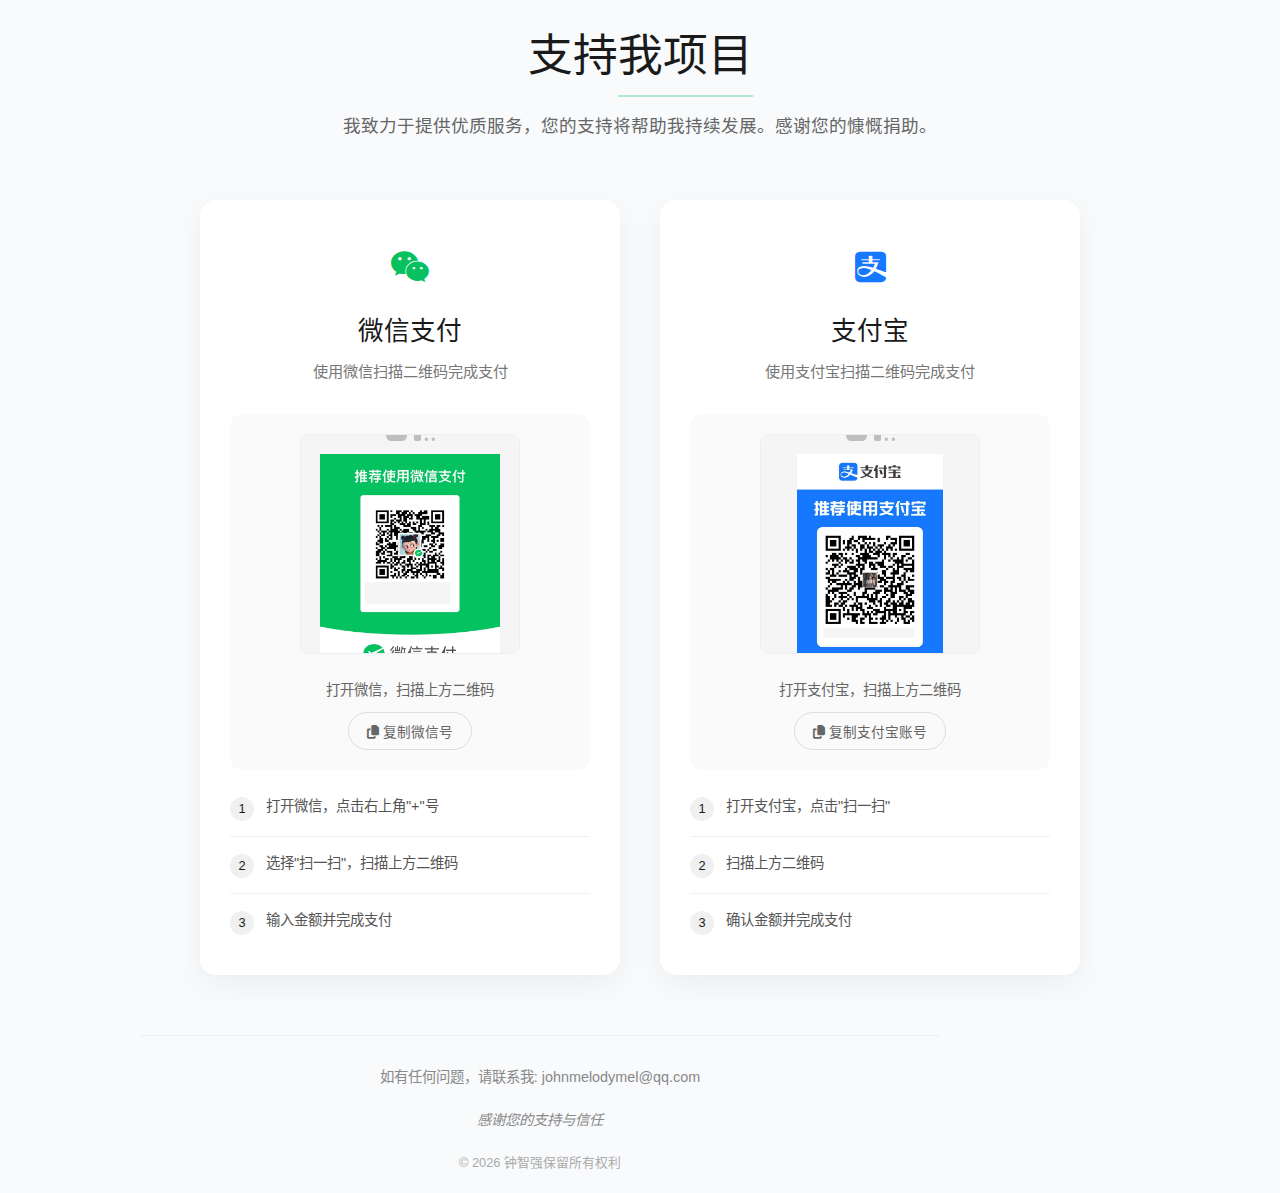
<file: pages/donate.html>
<!DOCTYPE html>
<html lang="zh-CN">
<head>
    <meta charset="UTF-8">
    <meta name="viewport" content="width=device-width, initial-scale=1.0">
    <title>支持我们 | TDEISGN风格捐款页面</title>
    <style>
        * {
            margin: 0;
            padding: 0;
            box-sizing: border-box;
            font-family: -apple-system, BlinkMacSystemFont, "Segoe UI", Roboto, "PingFang SC", "Hiragino Sans GB", "Microsoft YaHei", sans-serif;
        }
        
        body {
            background-color: #f8fafc;
            color: #1a1a1a;
            min-height: 100vh;
            display: flex;
            flex-direction: column;
            align-items: center;
            justify-content: center;
            padding: 20px;
            line-height: 1.6;
        }
        
        .container {
            max-width: 1000px;
            width: 100%;
            margin: 0 auto;
        }
        
        header {
            text-align: center;
            margin-bottom: 60px;
        }
        
        .logo {
            font-size: 2.5rem;
            font-weight: 300;
            letter-spacing: 2px;
            margin-bottom: 15px;
            color: #1a1a1a;
        }
        
        h1 {
            font-size: 2.8rem;
            font-weight: 300;
            margin-bottom: 20px;
            color: #1a1a1a;
        }
        
        .subtitle {
            font-size: 1.1rem;
            color: #666;
            max-width: 600px;
            margin: 0 auto;
            font-weight: 300;
        }
        
        .donation-section {
            display: flex;
            flex-wrap: wrap;
            justify-content: center;
            gap: 40px;
            margin-bottom: 60px;
        }
        
        .payment-method {
            background: white;
            border-radius: 16px;
            box-shadow: 0 10px 30px rgba(0, 0, 0, 0.05);
            padding: 40px 30px;
            width: 100%;
            max-width: 420px;
            text-align: center;
            transition: transform 0.3s ease, box-shadow 0.3s ease;
        }
        
        .payment-method:hover {
            transform: translateY(-5px);
            box-shadow: 0 15px 35px rgba(0, 0, 0, 0.08);
        }
        
        .method-header {
            margin-bottom: 30px;
        }
        
        .method-icon {
            font-size: 2.2rem;
            margin-bottom: 15px;
        }
        
        .wechat .method-icon {
            color: #07c160;
        }
        
        .alipay .method-icon {
            color: #1677ff;
        }
        
        .method-title {
            font-size: 1.6rem;
            font-weight: 400;
            margin-bottom: 8px;
        }
        
        .method-description {
            color: #777;
            font-size: 0.95rem;
            font-weight: 300;
        }
        
        .qr-container {
            margin: 25px 0;
            padding: 20px;
            background-color: #fafafa;
            border-radius: 12px;
            display: flex;
            flex-direction: column;
            align-items: center;
        }
        
        .qr-image {
            width: 220px;
            height: 220px;
            border-radius: 8px;
            overflow: hidden;
            margin-bottom: 15px;
            background-color: #fff;
            display: flex;
            align-items: center;
            justify-content: center;
            border: 1px solid #eee;
        }
        
        .qr-image img {
            max-width: 100%;
            max-height: 100%;
            object-fit: contain;
        }
        
        .qr-placeholder {
            width: 100%;
            height: 100%;
            display: flex;
            flex-direction: column;
            align-items: center;
            justify-content: center;
            color: #999;
            background-color: #f5f5f5;
        }
        
        .qr-placeholder i {
            font-size: 3.5rem;
            margin-bottom: 10px;
            opacity: 0.6;
        }
        
        .qr-instruction {
            font-size: 0.9rem;
            color: #666;
            margin-top: 10px;
        }
        
        .steps {
            margin-top: 25px;
            text-align: left;
        }
        
        .step {
            display: flex;
            align-items: flex-start;
            margin-bottom: 15px;
            padding-bottom: 15px;
            border-bottom: 1px solid #f0f0f0;
        }
        
        .step:last-child {
            margin-bottom: 0;
            padding-bottom: 0;
            border-bottom: none;
        }
        
        .step-number {
            width: 24px;
            height: 24px;
            background-color: #f0f0f0;
            border-radius: 50%;
            display: flex;
            align-items: center;
            justify-content: center;
            font-size: 0.8rem;
            margin-right: 12px;
            flex-shrink: 0;
            margin-top: 2px;
        }
        
        .step-text {
            font-size: 0.9rem;
            color: #555;
        }
        
        .footer {
            text-align: center;
            margin-top: 40px;
            padding-top: 30px;
            border-top: 1px solid #eee;
            width: 100%;
            max-width: 800px;
            color: #888;
            font-size: 0.9rem;
        }
        
        .thank-you {
            margin-top: 20px;
            font-style: italic;
            font-weight: 300;
        }
        
        /* TDEISGN风格强调 */
        .tdesign-accent {
            position: relative;
            display: inline-block;
        }
        
        .tdesign-accent::after {
            content: '';
            position: absolute;
            bottom: -5px;
            left: 0;
            width: 100%;
            height: 2px;
            background-color: #07c160;
            opacity: 0.3;
        }
        
        /* 响应式设计 */
        @media (max-width: 768px) {
            .donation-section {
                flex-direction: column;
                align-items: center;
            }
            
            .payment-method {
                width: 95%;
            }
            
            h1 {
                font-size: 2.2rem;
            }
            
            .subtitle {
                font-size: 1rem;
                padding: 0 10px;
            }
        }
        
        @media (max-width: 480px) {
            .payment-method {
                padding: 30px 20px;
            }
            
            .qr-image {
                width: 200px;
                height: 200px;
            }
        }
        
        /* 加载动画 */
        @keyframes fadeInUp {
            from {
                opacity: 0;
                transform: translateY(20px);
            }
            to {
                opacity: 1;
                transform: translateY(0);
            }
        }
        
        .payment-method {
            animation: fadeInUp 0.5s ease forwards;
        }
        
        .wechat {
            animation-delay: 0.1s;
        }
        
        .alipay {
            animation-delay: 0.2s;
        }
        
        /* 极简按钮样式 */
        .copy-btn {
            background: transparent;
            border: 1px solid #ddd;
            border-radius: 20px;
            padding: 8px 18px;
            color: #666;
            font-size: 0.85rem;
            cursor: pointer;
            transition: all 0.2s ease;
            margin-top: 10px;
        }
        
        .copy-btn:hover {
            background-color: #f8f8f8;
            border-color: #ccc;
        }
    </style>
    <link rel="stylesheet" href="https://cdnjs.cloudflare.com/ajax/libs/font-awesome/6.4.0/css/all.min.css">
</head>
<body>
    <div class="container">
        <header>
            <h1>支持<span class="tdesign-accent">我项目</span></h1>
            <p class="subtitle">我致力于提供优质服务，您的支持将帮助我持续发展。感谢您的慷慨捐助。</p>
        </header>
        
        <div class="donation-section">
            <div class="payment-method wechat">
                <div class="method-header">
                    <div class="method-icon">
                        <i class="fab fa-weixin"></i>
                    </div>
                    <h2 class="method-title">微信支付</h2>
                    <p class="method-description">使用微信扫描二维码完成支付</p>
                </div>
                
                <div class="qr-container">
                    <div class="qr-image">
                        <!-- 将您的微信支付二维码图片放在这里 -->
                        <!-- 将src="wechat.png"替换为您的图片路径 -->
                        <div class="qr-placeholder">
                            <i class="fas fa-qrcode"></i>
                            <img src="../assets/wx.png" alt="微信支付二维码">
                            <p style="font-size: 0.8rem; margin-top: 8px;">请替换为您的微信二维码</p>
                        </div>
                        <!-- 实际使用时，请取消注释下面的img标签，并注释掉上面的qr-placeholder div -->
                        <!-- <img src="wechat.png" alt="微信支付二维码"> -->
                    </div>
                    <p class="qr-instruction">打开微信，扫描上方二维码</p>
                    
                    <button class="copy-btn">
                        <i class="fas fa-copy"></i> 复制微信号
                    </button>
                </div>
                
                <div class="steps">
                    <div class="step">
                        <div class="step-number">1</div>
                        <div class="step-text">打开微信，点击右上角"+"号</div>
                    </div>
                    <div class="step">
                        <div class="step-number">2</div>
                        <div class="step-text">选择"扫一扫"，扫描上方二维码</div>
                    </div>
                    <div class="step">
                        <div class="step-number">3</div>
                        <div class="step-text">输入金额并完成支付</div>
                    </div>
                </div>
            </div>
            
            <div class="payment-method alipay">
                <div class="method-header">
                    <div class="method-icon">
                        <i class="fab fa-alipay"></i>
                    </div>
                    <h2 class="method-title">支付宝</h2>
                    <p class="method-description">使用支付宝扫描二维码完成支付</p>
                </div>
                
                <div class="qr-container">
                    <div class="qr-image">
                        <!-- 将您的支付宝二维码图片放在这里 -->
                        <!-- 将src="alipay.png"替换为您的图片路径 -->
                        <div class="qr-placeholder">
                            <i class="fas fa-qrcode"></i>
                            <img src="../assets/zfb.png" alt="支付宝二维码">
                            <p style="font-size: 0.8rem; margin-top: 8px;">请替换为您的支付宝二维码</p>
                        </div>
                        <!-- 实际使用时，请取消注释下面的img标签，并注释掉上面的qr-placeholder div -->
                        <!-- <img src="alipay.png" alt="支付宝二维码"> -->
                    </div>
                    <p class="qr-instruction">打开支付宝，扫描上方二维码</p>
                    
                    <button class="copy-btn">
                        <i class="fas fa-copy"></i> 复制支付宝账号
                    </button>
                </div>
                
                <div class="steps">
                    <div class="step">
                        <div class="step-number">1</div>
                        <div class="step-text">打开支付宝，点击"扫一扫"</div>
                    </div>
                    <div class="step">
                        <div class="step-number">2</div>
                        <div class="step-text">扫描上方二维码</div>
                    </div>
                    <div class="step">
                        <div class="step-number">3</div>
                        <div class="step-text">确认金额并完成支付</div>
                    </div>
                </div>
            </div>
        </div>
        
        <footer class="footer">
            <p>如有任何问题，请联系我: johnmelodymel@qq.com </p>
            <p class="thank-you">感谢您的支持与信任</p>
            <p style="margin-top: 20px; font-size: 0.8rem; color: #aaa;">© 2026 钟智强保留所有权利</p>
        </footer>
    </div>
    
    <script>
        // 简单的交互效果
        document.addEventListener('DOMContentLoaded', function() {
            // 复制按钮点击效果
            const copyButtons = document.querySelectorAll('.copy-btn');
            
            copyButtons.forEach(button => {
                button.addEventListener('click', function() {
                    const method = this.closest('.payment-method').classList.contains('wechat') ? '微信' : '支付宝';
                    const originalText = this.innerHTML;
                    
                    // 临时更改按钮文本
                    this.innerHTML = '<i class="fas fa-check"></i> 已复制';
                    this.style.color = '#07c160';
                    this.style.borderColor = '#07c160';
                    
                    // 3秒后恢复原状
                    setTimeout(() => {
                        this.innerHTML = originalText;
                        this.style.color = '';
                        this.style.borderColor = '';
                    }, 3000);
                    
                    // 在实际使用中，这里可以添加实际的复制功能
                    // 例如：navigator.clipboard.writeText('您的账号信息');
                    
                    // 提示用户
                    alert(`已复制${method}账号到剪贴板`);
                });
            });
            
            // 为支付方式卡片添加点击效果
            const paymentMethods = document.querySelectorAll('.payment-method');
            
            paymentMethods.forEach(method => {
                method.addEventListener('click', function() {
                    // 移除所有卡片的激活状态
                    paymentMethods.forEach(m => m.style.border = '');
                    
                    // 为当前点击的卡片添加边框
                    this.style.border = '1px solid #07c160';
                    
                    // 3秒后移除边框
                    setTimeout(() => {
                        this.style.border = '';
                    }, 3000);
                });
            });
        });
    </script>
</body>
</html>
</file>
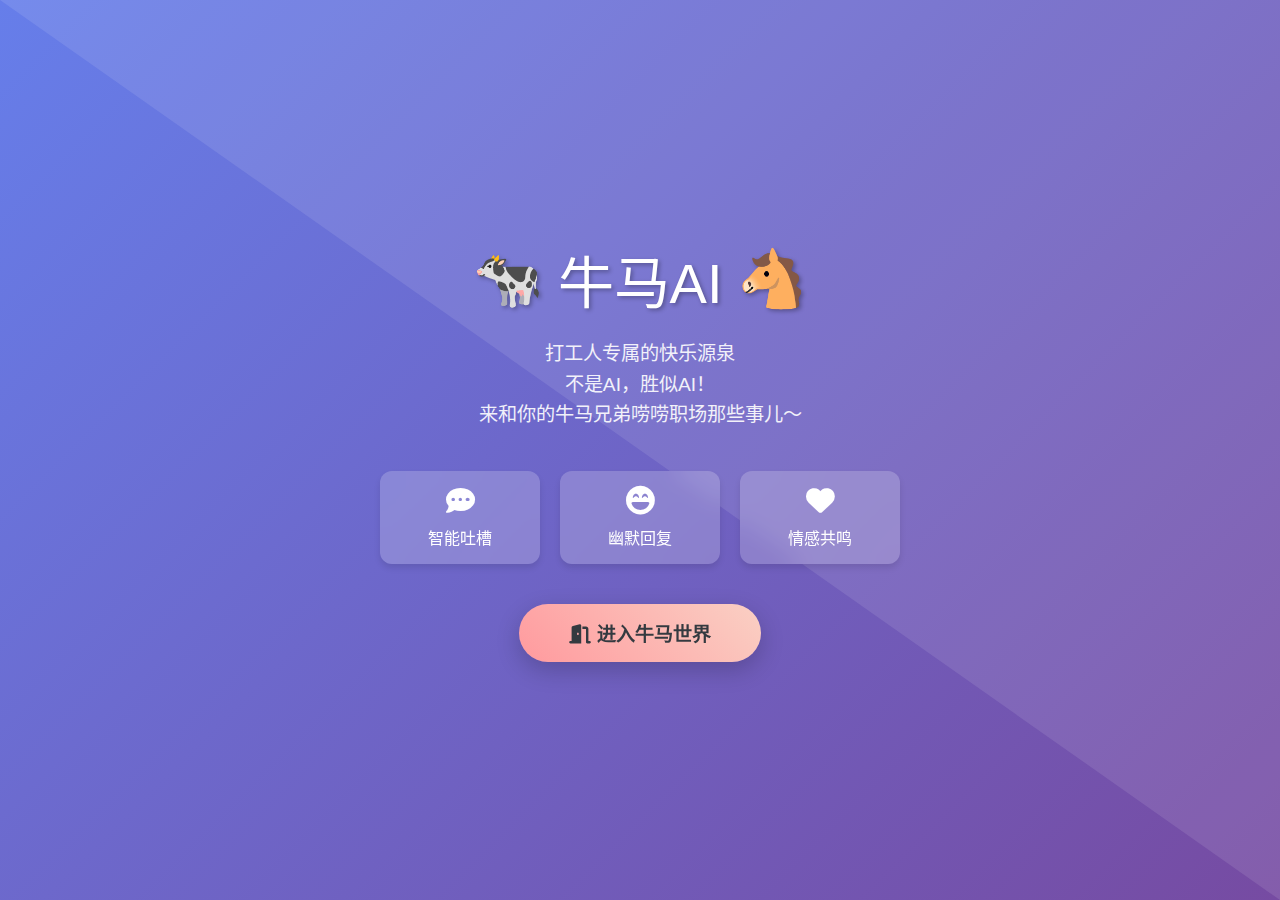
<file: pages/niumaai.html>
<!DOCTYPE html>
<html lang="zh-CN">
<head>
    <meta charset="UTF-8">
    <meta name="viewport" content="width=device-width, initial-scale=1.0">
    <title>牛马AI - 打工人的快乐源泉</title>
    <link rel="stylesheet" href="https://cdnjs.cloudflare.com/ajax/libs/font-awesome/6.4.0/css/all.min.css">
    <style>
        :root {
            --primary: #667eea;
            --secondary: #764ba2;
            --accent: #ff9a9e;
            --light: #f8f9fa;
            --dark: #343a40;
            --success: #28a745;
            --warning: #ffc107;
            --danger: #dc3545;
            --gray: #6c757d;
            --shadow: 0 4px 6px rgba(0, 0, 0, 0.1);
            --radius: 12px;
        }

        * {
            margin: 0;
            padding: 0;
            box-sizing: border-box;
            transition: all 0.3s ease;
        }

        body {
            font-family: 'Segoe UI', Tahoma, Geneva, Verdana, sans-serif;
            background: linear-gradient(135deg, #667eea 0%, #764ba2 100%);
            min-height: 100vh;
            color: var(--dark);
            overflow-x: hidden;
        }

        /* 欢迎页 */
        .welcome-page {
            display: flex;
            flex-direction: column;
            justify-content: center;
            align-items: center;
            min-height: 100vh;
            text-align: center;
            padding: 20px;
            color: white;
            position: relative;
            overflow: hidden;
        }

        .welcome-page::before {
            content: '';
            position: absolute;
            top: 0;
            left: 0;
            width: 100%;
            height: 100%;
            background: url('data:image/svg+xml;utf8,<svg xmlns="http://www.w3.org/2000/svg" viewBox="0 0 100 100" preserveAspectRatio="none"><path d="M0,0 L100,0 L100,100 Z" fill="rgba(255,255,255,0.1)"/></svg>');
            background-size: cover;
            z-index: 0;
        }

        .welcome-content {
            position: relative;
            z-index: 1;
            max-width: 600px;
        }

        .welcome-title {
            font-size: 3.5rem;
            margin-bottom: 20px;
            text-shadow: 2px 2px 4px rgba(0,0,0,0.3);
            animation: bounce 2s infinite;
            display: flex;
            align-items: center;
            justify-content: center;
            gap: 15px;
        }

        .welcome-subtitle {
            font-size: 1.2rem;
            margin-bottom: 40px;
            line-height: 1.6;
            opacity: 0.9;
        }

        .features {
            display: flex;
            justify-content: center;
            gap: 20px;
            margin-bottom: 40px;
            flex-wrap: wrap;
        }

        .feature {
            background: rgba(255, 255, 255, 0.2);
            backdrop-filter: blur(10px);
            padding: 15px 20px;
            border-radius: var(--radius);
            width: 160px;
            box-shadow: var(--shadow);
        }

        .feature i {
            font-size: 1.8rem;
            margin-bottom: 10px;
            display: block;
        }

        .enter-btn {
            background: linear-gradient(45deg, var(--accent), #fad0c4);
            color: var(--dark);
            border: none;
            padding: 15px 50px;
            font-size: 1.2rem;
            border-radius: 50px;
            cursor: pointer;
            box-shadow: 0 8px 25px rgba(0,0,0,0.2);
            font-weight: bold;
            position: relative;
            overflow: hidden;
            z-index: 1;
        }

        .enter-btn::before {
            content: '';
            position: absolute;
            top: 0;
            left: -100%;
            width: 100%;
            height: 100%;
            background: linear-gradient(90deg, transparent, rgba(255,255,255,0.3), transparent);
            transition: 0.5s;
            z-index: -1;
        }

        .enter-btn:hover::before {
            left: 100%;
        }

        .enter-btn:hover {
            transform: translateY(-5px);
            box-shadow: 0 12px 35px rgba(0,0,0,0.3);
        }

        /* 聊天页 */
        .chat-page {
            display: none;
            height: 100vh;
            background: linear-gradient(135deg, #a8edea 0%, #fed6e3 100%);
            position: relative;
        }

        .chat-header {
            background: linear-gradient(45deg, var(--primary), var(--secondary));
            color: white;
            padding: 20px;
            text-align: center;
            box-shadow: var(--shadow);
            position: relative;
            z-index: 10;
            display: flex;
            justify-content: space-between;
            align-items: center;
        }

        .chat-title {
            font-size: 1.8rem;
            display: flex;
            align-items: center;
            gap: 10px;
        }

        .chat-actions {
            display: flex;
            gap: 15px;
        }

        .chat-action-btn {
            background: rgba(255, 255, 255, 0.2);
            border: none;
            color: white;
            width: 40px;
            height: 40px;
            border-radius: 50%;
            display: flex;
            align-items: center;
            justify-content: center;
            cursor: pointer;
            transition: all 0.3s ease;
        }

        .chat-action-btn:hover {
            background: rgba(255, 255, 255, 0.3);
            transform: scale(1.1);
        }

        .chat-container {
            display: flex;
            flex-direction: column;
            height: calc(100vh - 80px);
            max-width: 1000px;
            margin: 0 auto;
            width: 100%;
            background: white;
            box-shadow: 0 0 30px rgba(0,0,0,0.1);
            position: relative;
        }

        .messages-container {
            flex: 1;
            padding: 20px;
            overflow-y: auto;
            background: #f8f9fa;
            min-height: 200px;
            scroll-behavior: smooth;
        }

        .message {
            margin-bottom: 20px;
            display: flex;
            animation: fadeInUp 0.4s ease;
        }

        .message.user {
            justify-content: flex-end;
        }

        .message.ai {
            justify-content: flex-start;
        }

        .message-avatar {
            width: 40px;
            height: 40px;
            border-radius: 50%;
            display: flex;
            align-items: center;
            justify-content: center;
            margin: 0 10px;
            flex-shrink: 0;
            box-shadow: var(--shadow);
        }

        .message.user .message-avatar {
            background: linear-gradient(45deg, var(--accent), #fad0c4);
            order: 2;
        }

        .message.ai .message-avatar {
            background: linear-gradient(45deg, var(--primary), var(--secondary));
            order: 1;
        }

        .message-bubble {
            max-width: 70%;
            padding: 15px 20px;
            border-radius: var(--radius);
            box-shadow: var(--shadow);
            word-wrap: break-word;
            font-size: 1rem;
            line-height: 1.5;
            position: relative;
        }

        .message.user .message-bubble {
            background: linear-gradient(45deg, #ff9a9e, #fad0c4);
            color: var(--dark);
            border-bottom-right-radius: 5px;
        }

        .message.ai .message-bubble {
            background: linear-gradient(45deg, #a1c4fd, #c2e9fb);
            color: var(--dark);
            border-bottom-left-radius: 5px;
        }

        .message-time {
            font-size: 0.7rem;
            opacity: 0.7;
            margin-top: 5px;
            text-align: right;
        }

        .typing-indicator {
            display: flex;
            align-items: center;
            padding: 10px 20px;
            opacity: 0;
            transition: opacity 0.3s;
        }

        .typing-indicator.active {
            opacity: 1;
        }

        .typing-dots {
            display: flex;
            gap: 5px;
            margin-left: 10px;
        }

        .typing-dot {
            width: 8px;
            height: 8px;
            border-radius: 50%;
            background: var(--gray);
            animation: typing 1.4s infinite ease-in-out;
        }

        .typing-dot:nth-child(1) { animation-delay: -0.32s; }
        .typing-dot:nth-child(2) { animation-delay: -0.16s; }

        .input-container {
            padding: 20px;
            background: white;
            border-top: 1px solid #eee;
            display: flex;
            gap: 15px;
            align-items: center;
        }

        .input-field {
            flex: 1;
            padding: 15px 20px;
            border: 2px solid #e0e0e0;
            border-radius: 25px;
            font-size: 1rem;
            outline: none;
            background: #fafafa;
            transition: all 0.3s ease;
        }

        .input-field:focus {
            border-color: var(--primary);
            background: white;
            box-shadow: 0 0 0 3px rgba(102, 126, 234, 0.1);
        }

        .send-btn {
            background: linear-gradient(45deg, var(--primary), var(--secondary));
            color: white;
            border: none;
            width: 50px;
            height: 50px;
            border-radius: 50%;
            cursor: pointer;
            display: flex;
            align-items: center;
            justify-content: center;
            transition: all 0.3s ease;
            box-shadow: var(--shadow);
        }

        .send-btn:hover {
            transform: scale(1.05);
            box-shadow: 0 6px 15px rgba(102, 126, 234, 0.4);
        }

        .send-btn:active {
            transform: scale(0.95);
        }

        .quick-replies {
            display: flex;
            gap: 10px;
            padding: 15px 20px;
            overflow-x: auto;
            background: white;
            border-top: 1px solid #eee;
        }

        .quick-reply {
            background: #f1f3f5;
            border: none;
            padding: 8px 15px;
            border-radius: 20px;
            font-size: 0.9rem;
            cursor: pointer;
            white-space: nowrap;
            transition: all 0.3s ease;
        }

        .quick-reply:hover {
            background: var(--primary);
            color: white;
        }

        /* 动画 */
        @keyframes bounce {
            0%, 20%, 50%, 80%, 100% { transform: translateY(0); }
            40% { transform: translateY(-10px); }
            60% { transform: translateY(-5px); }
        }

        @keyframes fadeIn {
            from { opacity: 0; }
            to { opacity: 1; }
        }

        @keyframes fadeInUp {
            from { opacity: 0; transform: translateY(20px); }
            to { opacity: 1; transform: translateY(0); }
        }

        @keyframes typing {
            0%, 60%, 100% { transform: scale(1); opacity: 0.5; }
            30% { transform: scale(1.2); opacity: 1; }
        }

        /* 响应式 */
        @media (max-width: 768px) {
            .welcome-title {
                font-size: 2.5rem;
            }
            
            .features {
                flex-direction: column;
                align-items: center;
            }
            
            .message-bubble {
                max-width: 85%;
            }
            
            .chat-title {
                font-size: 1.5rem;
            }
            
            .chat-header {
                padding: 15px;
            }
            
            .quick-replies {
                padding: 10px 15px;
            }
        }

        /* 滚动条样式 */
        ::-webkit-scrollbar {
            width: 6px;
        }

        ::-webkit-scrollbar-track {
            background: #f1f1f1;
            border-radius: 10px;
        }

        ::-webkit-scrollbar-thumb {
            background: #c1c1c1;
            border-radius: 10px;
        }

        ::-webkit-scrollbar-thumb:hover {
            background: #a8a8a8;
        }
    </style>
</head>
<body>
    <!-- 欢迎页 -->
    <div class="welcome-page" id="welcomePage">
        <div class="welcome-content">
            <div class="welcome-title">
                <span>🐄</span>
                牛马AI
                <span>🐴</span>
            </div>
            <div class="welcome-subtitle">
                打工人专属的快乐源泉<br>
                不是AI，胜似AI！<br>
                来和你的牛马兄弟唠唠职场那些事儿～
            </div>
            
            <div class="features">
                <div class="feature">
                    <i class="fas fa-comment-dots"></i>
                    <div>智能吐槽</div>
                </div>
                <div class="feature">
                    <i class="fas fa-laugh-beam"></i>
                    <div>幽默回复</div>
                </div>
                <div class="feature">
                    <i class="fas fa-heart"></i>
                    <div>情感共鸣</div>
                </div>
            </div>
            
            <button class="enter-btn" onclick="enterChat()">
                <i class="fas fa-door-open"></i> 进入牛马世界
            </button>
        </div>
    </div>

    <!-- 聊天页 -->
    <div class="chat-page" id="chatPage">
        <div class="chat-header">
            <div class="chat-title">
                <span>🐄🐴</span>
                牛马AI聊天室
            </div>
            <div class="chat-actions">
                <button class="chat-action-btn" onclick="toggleTheme()">
                    <i class="fas fa-moon"></i>
                </button>
                <button class="chat-action-btn" onclick="clearChat()">
                    <i class="fas fa-trash"></i>
                </button>
                <button class="chat-action-btn" onclick="showHelp()">
                    <i class="fas fa-question"></i>
                </button>
            </div>
        </div>
        
        <div class="chat-container">
            <div class="messages-container" id="messagesContainer">
                <div class="message ai">
                    <div class="message-avatar">
                        <i class="fas fa-robot"></i>
                    </div>
                    <div class="message-bubble">
                        哈喽打工人！我是你的牛马兄弟 🐄🐴<br>
                        不是啥高大上的AI，就是个懂你的老油条<br>
                        有啥憋屈的、搞笑的、想吐槽的，尽管说！<br>
                        我们牛马之间，就是要互相取暖～ 😂
                        <div class="message-time" id="initialTime"></div>
                    </div>
                </div>
                
                <div class="typing-indicator" id="typingIndicator">
                    <div class="message-avatar">
                        <i class="fas fa-robot"></i>
                    </div>
                    <div class="message-bubble">
                        牛马AI正在输入...
                        <div class="typing-dots">
                            <div class="typing-dot"></div>
                            <div class="typing-dot"></div>
                            <div class="typing-dot"></div>
                        </div>
                    </div>
                </div>
            </div>
            
            <div class="quick-replies" id="quickReplies">
                <button class="quick-reply" onclick="quickReply('今天又被老板骂了')">老板骂我</button>
                <button class="quick-reply" onclick="quickReply('又要加班了')">又要加班</button>
                <button class="quick-reply" onclick="quickReply('工资太低了')">工资太低</button>
                <button class="quick-reply" onclick="quickReply('同事甩锅给我')">同事甩锅</button>
                <button class="quick-reply" onclick="quickReply('不想上班')">不想上班</button>
            </div>
            
            <div class="input-container">
                <input type="text" class="input-field" id="messageInput" placeholder="说说你今天的牛马日常..." maxlength="500">
                <button class="send-btn" onclick="sendMessage()">
                    <i class="fas fa-paper-plane"></i>
                </button>
            </div>
        </div>
    </div>

    <script>
        // 设置初始消息的时间
        document.getElementById('initialTime').textContent = getCurrentTime();
        
        // 智能回复系统 - 根据用户输入内容生成针对性回复
        const replySystem = {
            // 关键词匹配和回复
            patterns: [
                {
                    keywords: ['加班', '熬夜', '通宵', '晚下班'],
                    replies: [
                        "又加班？老板说这是福报，我说这是噩梦！",
                        "加班费？不存在的！我们靠爱发电！",
                        "加班就像借钱，借了就不打算还了，还了还要借！",
                        "你说'年轻人要多奋斗'？我奋斗了，老板的宝马换新的了！",
                        "加班？我的生活除了工作就是工作，老板却说我效率低！"
                    ]
                },
                {
                    keywords: ['工资', '薪水', '薪资', '收入', '工资条'],
                    replies: [
                        "你说'能力越大责任越大'？那为什么我责任越来越大，能力却不见涨工资？",
                        "工资就像大姨妈，一个月来一次，一周就没了！",
                        "工资不涨，物价飞涨，这就是我们牛马的生活水平！",
                        "工资就像爱情，承诺很多，实际很少！",
                        "老板说'不要计较眼前得失'——意思就是'画饼管饱，现金没有'呗？"
                    ]
                },
                {
                    keywords: ['老板', '领导', '上司', '主管'],
                    replies: [
                        "老板说'不要计较眼前得失'——意思就是'画饼管饱，现金没有'呗？",
                        "跟我谈'狼性文化'？狼是吃肉的好吗！你天天喂草，还指望我嗷嗷叫？",
                        "老板说'公司是大家庭'——所以就可以理直气壮地让我无偿加班？",
                        "你说'眼光要放长远'？我眼前都快吃不上饭了，你跟我谈未来？",
                        "老板说'要有梦想'，我说我的梦想就是不上班还能拿工资！"
                    ]
                },
                {
                    keywords: ['同事', '团队', '合作', '甩锅'],
                    replies: [
                        "说好的'团队协作'呢？怎么最后变成我'团队协作'，他们'坐享其成'？",
                        "同事甩锅给我？没事，我锅多着呢，再给他加个盖！",
                        "同事说帮我带饭，结果带了个寂寞，这就是职场友情！",
                        "同事说一起合作，结果他甩锅，这就是职场合作！",
                        "同事说帮我保密，结果全公司都知道了，这就是职场信任！"
                    ]
                },
                {
                    keywords: ['开会', '会议', '早会', '晚会'],
                    replies: [
                        "开会就像听天书，领导说的每个字我都认识，连起来就听不懂了！",
                        "今天又开会了，开了两小时，说了两句话，总结：继续努力！",
                        "开会？不就是把简单的事情复杂化，再把复杂的事情搞砸吗？",
                        "老板说要有创新精神，我说我的创新就是准时下班！",
                        "开会三小时，有效内容三分钟，这就是职场效率！"
                    ]
                },
                {
                    keywords: ['摸鱼', '偷懒', '划水'],
                    replies: [
                        "上班摸鱼是我的专业技能，老板查岗是我的生存挑战！",
                        "摸鱼？我这是在为公司的电费和网费做贡献！",
                        "你说我摸鱼？我这是在养精蓄锐，为了更好地被剥削！",
                        "摸鱼是打工人的基本权利，就像呼吸一样自然！",
                        "不摸鱼怎么对得起我那微薄的工资？"
                    ]
                },
                {
                    keywords: ['辞职', '离职', '跳槽', '不干了'],
                    replies: [
                        "想辞职？先看看银行卡余额再说！",
                        "你说'你不干有的是人干'——那你去找别人啊！",
                        "辞职？换个地方继续当牛马而已！",
                        "今天又想辞职了？正常，我每天想800遍！",
                        "辞职的念头是支撑我上班的唯一动力！"
                    ]
                },
                {
                    keywords: ['KPI', '绩效', '考核', '目标'],
                    replies: [
                        "KPI？就是老板画的大饼的具体数字版！",
                        "早安打工人！今天的KPI是活着下班！",
                        "KPI完成了有奖励吗？没有？那完不成有惩罚吗？有！",
                        "你说KPI要挑战自我？我挑战了，结果就是加班更久了！",
                        "KPI就像驴前面的胡萝卜，看得见吃不着！"
                    ]
                }
            ],

            // 通用回复，当没有匹配到关键词时使用
            genericReplies: [
                "啊对对对，老板画的饼真香，我都吃饱了三年了还饿着呢！",
                "上班就像谈恋爱，明明不合适还要硬在一起，还要假装很幸福！",
                "今天又是为公司免费加班的一天，老板说这是福报，我说是活该！",
                "工资就像大姨妈，一个月来一次，一周就没了！",
                "上班就像坐牢，老板是狱警，工资是放风时间！",
                "今天又被安排了不可能完成的任务，我说好的，然后等着看奇迹！",
                "上班就像等公交，等了很久不来，来了还挤不上！",
                "工资就像彩票，偶尔中一次，大部分时候是空气！",
                "上班就像过山车，刺激但是不安全，还没有保险！",
                "工资就像青春，一去不复返！",
                "上班就像游泳，游不动还不能上岸！",
                "工资就像记忆，越来越模糊！",
                "工资不涨，要求越来越高，这就是我们牛马的生活！"
            ],

            // 根据用户消息生成回复
            generateReply(userMessage) {
                const lowerMessage = userMessage.toLowerCase();
                
                // 查找匹配的关键词模式
                for (const pattern of this.patterns) {
                    if (pattern.keywords.some(keyword => lowerMessage.includes(keyword))) {
                        const randomIndex = Math.floor(Math.random() * pattern.replies.length);
                        return pattern.replies[randomIndex];
                    }
                }
                
                // 如果没有匹配到特定模式，使用通用回复
                const randomIndex = Math.floor(Math.random() * this.genericReplies.length);
                return this.genericReplies[randomIndex];
            }
        };

        let currentPage = 'welcome';
        let isDarkMode = false;

        function enterChat() {
            document.getElementById('welcomePage').style.display = 'none';
            document.getElementById('chatPage').style.display = 'block';
            currentPage = 'chat';
            // 聚焦输入框
            setTimeout(() => {
                document.getElementById('messageInput').focus();
            }, 100);
        }

        function sendMessage() {
            const input = document.getElementById('messageInput');
            const message = input.value.trim();
            
            if (message === '') return;

            // 添加用户消息
            addMessage(message, 'user');
            input.value = '';

            // 显示正在输入指示器
            showTypingIndicator();
            
            // 延迟添加AI回复
            setTimeout(() => {
                const reply = replySystem.generateReply(message);
                hideTypingIndicator();
                addMessage(reply, 'ai');
            }, 1000 + Math.random() * 1000);
        }

        function quickReply(text) {
            document.getElementById('messageInput').value = text;
            sendMessage();
        }

        function addMessage(text, sender) {
            const messagesContainer = document.getElementById('messagesContainer');
            if (!messagesContainer) {
                console.error('消息容器未找到');
                return;
            }

            // 隐藏正在输入指示器
            hideTypingIndicator();

            const messageDiv = document.createElement('div');
            messageDiv.className = `message ${sender}`;
            
            const avatarDiv = document.createElement('div');
            avatarDiv.className = 'message-avatar';
            avatarDiv.innerHTML = sender === 'user' ? '<i class="fas fa-user"></i>' : '<i class="fas fa-robot"></i>';
            
            const bubbleDiv = document.createElement('div');
            bubbleDiv.className = 'message-bubble';
            bubbleDiv.textContent = text;
            
            const timeDiv = document.createElement('div');
            timeDiv.className = 'message-time';
            timeDiv.textContent = getCurrentTime();
            
            bubbleDiv.appendChild(timeDiv);
            
            if (sender === 'user') {
                messageDiv.appendChild(bubbleDiv);
                messageDiv.appendChild(avatarDiv);
            } else {
                messageDiv.appendChild(avatarDiv);
                messageDiv.appendChild(bubbleDiv);
            }
            
            messagesContainer.appendChild(messageDiv);

            // 滚动到底部
            setTimeout(() => {
                messagesContainer.scrollTop = messagesContainer.scrollHeight;
            }, 100);
        }

        function showTypingIndicator() {
            const typingIndicator = document.getElementById('typingIndicator');
            typingIndicator.classList.add('active');
            
            // 滚动到底部
            const messagesContainer = document.getElementById('messagesContainer');
            setTimeout(() => {
                messagesContainer.scrollTop = messagesContainer.scrollHeight;
            }, 100);
        }

        function hideTypingIndicator() {
            const typingIndicator = document.getElementById('typingIndicator');
            typingIndicator.classList.remove('active');
        }

        function getCurrentTime() {
            const now = new Date();
            return `${now.getHours().toString().padStart(2, '0')}:${now.getMinutes().toString().padStart(2, '0')}`;
        }

        function toggleTheme() {
            isDarkMode = !isDarkMode;
            const body = document.body;
            const chatPage = document.getElementById('chatPage');
            const chatContainer = document.querySelector('.chat-container');
            
            if (isDarkMode) {
                body.style.background = 'linear-gradient(135deg, #2c3e50 0%, #3498db 100%)';
                chatPage.style.background = 'linear-gradient(135deg, #34495e 0%, #2c3e50 100%)';
                chatContainer.style.background = '#2c3e50';
                chatContainer.style.color = '#ecf0f1';
                document.querySelector('.messages-container').style.background = '#34495e';
                document.querySelector('.input-container').style.background = '#2c3e50';
                document.querySelector('.input-container').style.borderTopColor = '#34495e';
                document.querySelector('.input-field').style.background = '#34495e';
                document.querySelector('.input-field').style.borderColor = '#34495e';
                document.querySelector('.input-field').style.color = '#ecf0f1';
                document.querySelectorAll('.quick-reply').forEach(btn => {
                    btn.style.background = '#34495e';
                    btn.style.color = '#ecf0f1';
                });
            } else {
                body.style.background = 'linear-gradient(135deg, #667eea 0%, #764ba2 100%)';
                chatPage.style.background = 'linear-gradient(135deg, #a8edea 0%, #fed6e3 100%)';
                chatContainer.style.background = 'white';
                chatContainer.style.color = '#343a40';
                document.querySelector('.messages-container').style.background = '#f8f9fa';
                document.querySelector('.input-container').style.background = 'white';
                document.querySelector('.input-container').style.borderTopColor = '#eee';
                document.querySelector('.input-field').style.background = '#fafafa';
                document.querySelector('.input-field').style.borderColor = '#e0e0e0';
                document.querySelector('.input-field').style.color = '#343a40';
                document.querySelectorAll('.quick-reply').forEach(btn => {
                    btn.style.background = '#f1f3f5';
                    btn.style.color = '#343a40';
                });
            }
        }

        function clearChat() {
            if (confirm('确定要清空聊天记录吗？')) {
                const messagesContainer = document.getElementById('messagesContainer');
                messagesContainer.innerHTML = `
                    <div class="message ai">
                        <div class="message-avatar">
                            <i class="fas fa-robot"></i>
                        </div>
                        <div class="message-bubble">
                            聊天记录已清空！有什么想吐槽的尽管说～
                            <div class="message-time">${getCurrentTime()}</div>
                        </div>
                    </div>
                    <div class="typing-indicator" id="typingIndicator">
                        <div class="message-avatar">
                            <i class="fas fa-robot"></i>
                        </div>
                        <div class="message-bubble">
                            牛马AI正在输入...
                            <div class="typing-dots">
                                <div class="typing-dot"></div>
                                <div class="typing-dot"></div>
                                <div class="typing-dot"></div>
                            </div>
                        </div>
                    </div>
                `;
            }
        }

        function showHelp() {
            alert('牛马AI使用说明：\n\n1. 输入你的职场困扰或吐槽\n2. AI会以幽默方式回应\n3. 使用快捷回复快速开始对话\n4. 点击右上角按钮切换主题或清空聊天');
        }

        // 回车发送消息
        document.getElementById('messageInput').addEventListener('keypress', function(e) {
            if (e.key === 'Enter') {
                sendMessage();
            }
        });

        // 页面加载完成后聚焦输入框
        window.addEventListener('load', function() {
            if (currentPage === 'chat') {
                setTimeout(() => {
                    document.getElementById('messageInput').focus();
                }, 100);
            }
        });
    </script>
</body>
</html>
</file>
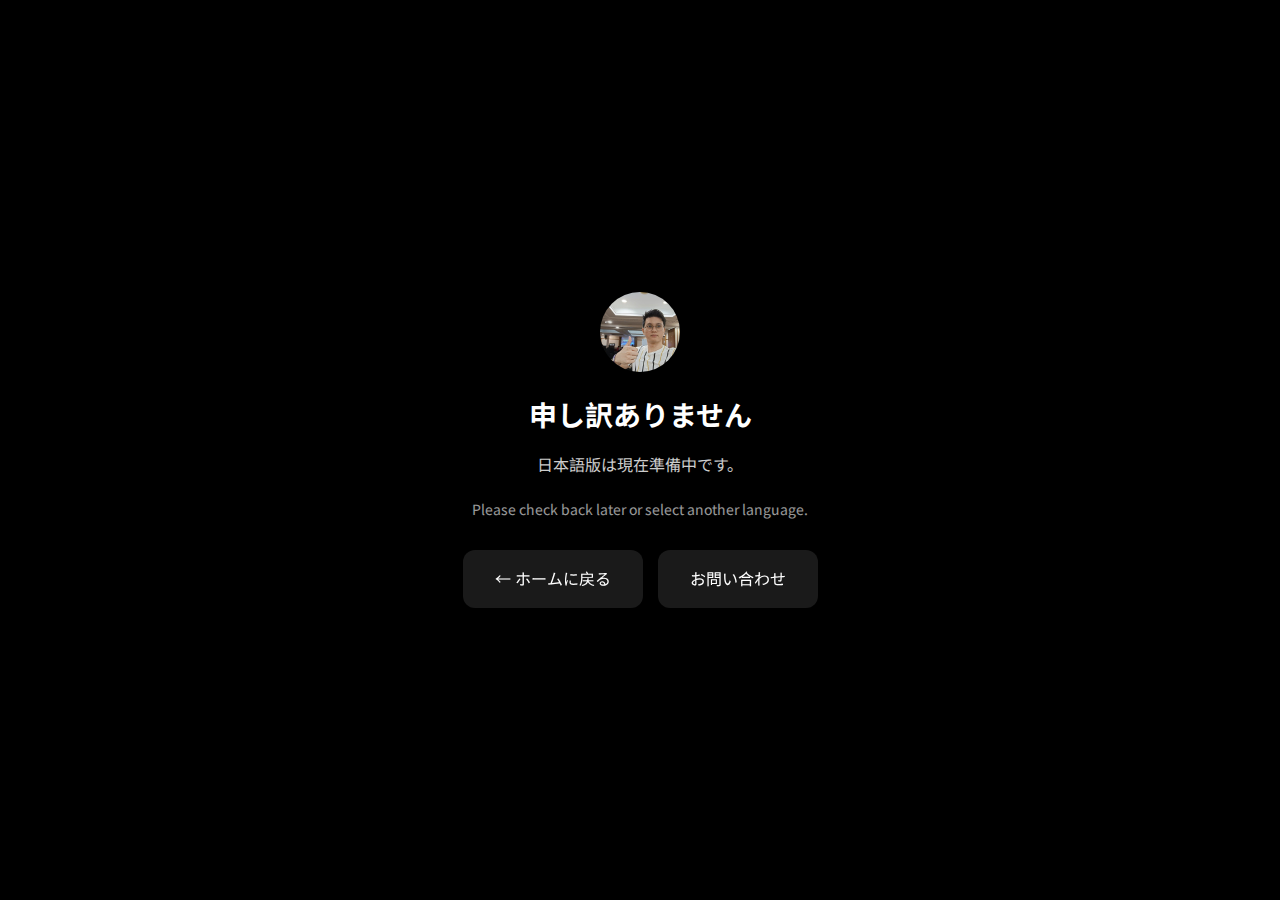
<file: pages/no-jap.html>
<!DOCTYPE html>
<html lang="ja">
<head>
    <meta charset="UTF-8">
    <meta name="viewport" content="width=device-width, initial-scale=1.0">
    <title>申し訳ありません | Sorry</title>
    <link rel="stylesheet" href="../styles/main.css">
</head>
<body>
    <div style="
        display: flex;
        justify-content: center;
        align-items: center;
        height: 100vh;
        flex-direction: column;
        text-align: center;
        padding: 20px;
        background: var(--background-color);
        color: var(--text-color);
    ">
        <img src="../assets/466814271_940006101310145_6152385849733212408_n.jpg" 
             alt="Logo" 
             style="width: 80px; height: 80px; border-radius: 50%; margin-bottom: 20px;">
        <h1 style="margin-bottom: 15px; font-size: 28px;">申し訳ありません</h1>
        <p style="margin-bottom: 20px; font-size: 16px; opacity: 0.8;">日本語版は現在準備中です。</p>
        <p style="margin-bottom: 30px; font-size: 14px; opacity: 0.6;">Please check back later or select another language.</p>
        <div style="display: flex; gap: 15px;">
            <a href=".../../../index.html" class="social-link">← ホームに戻る</a>
            <a href="mailto:johnmelodymel@qq.com" class="social-link">お問い合わせ</a>
        </div>
    </div>
</body>
</html>
</file>
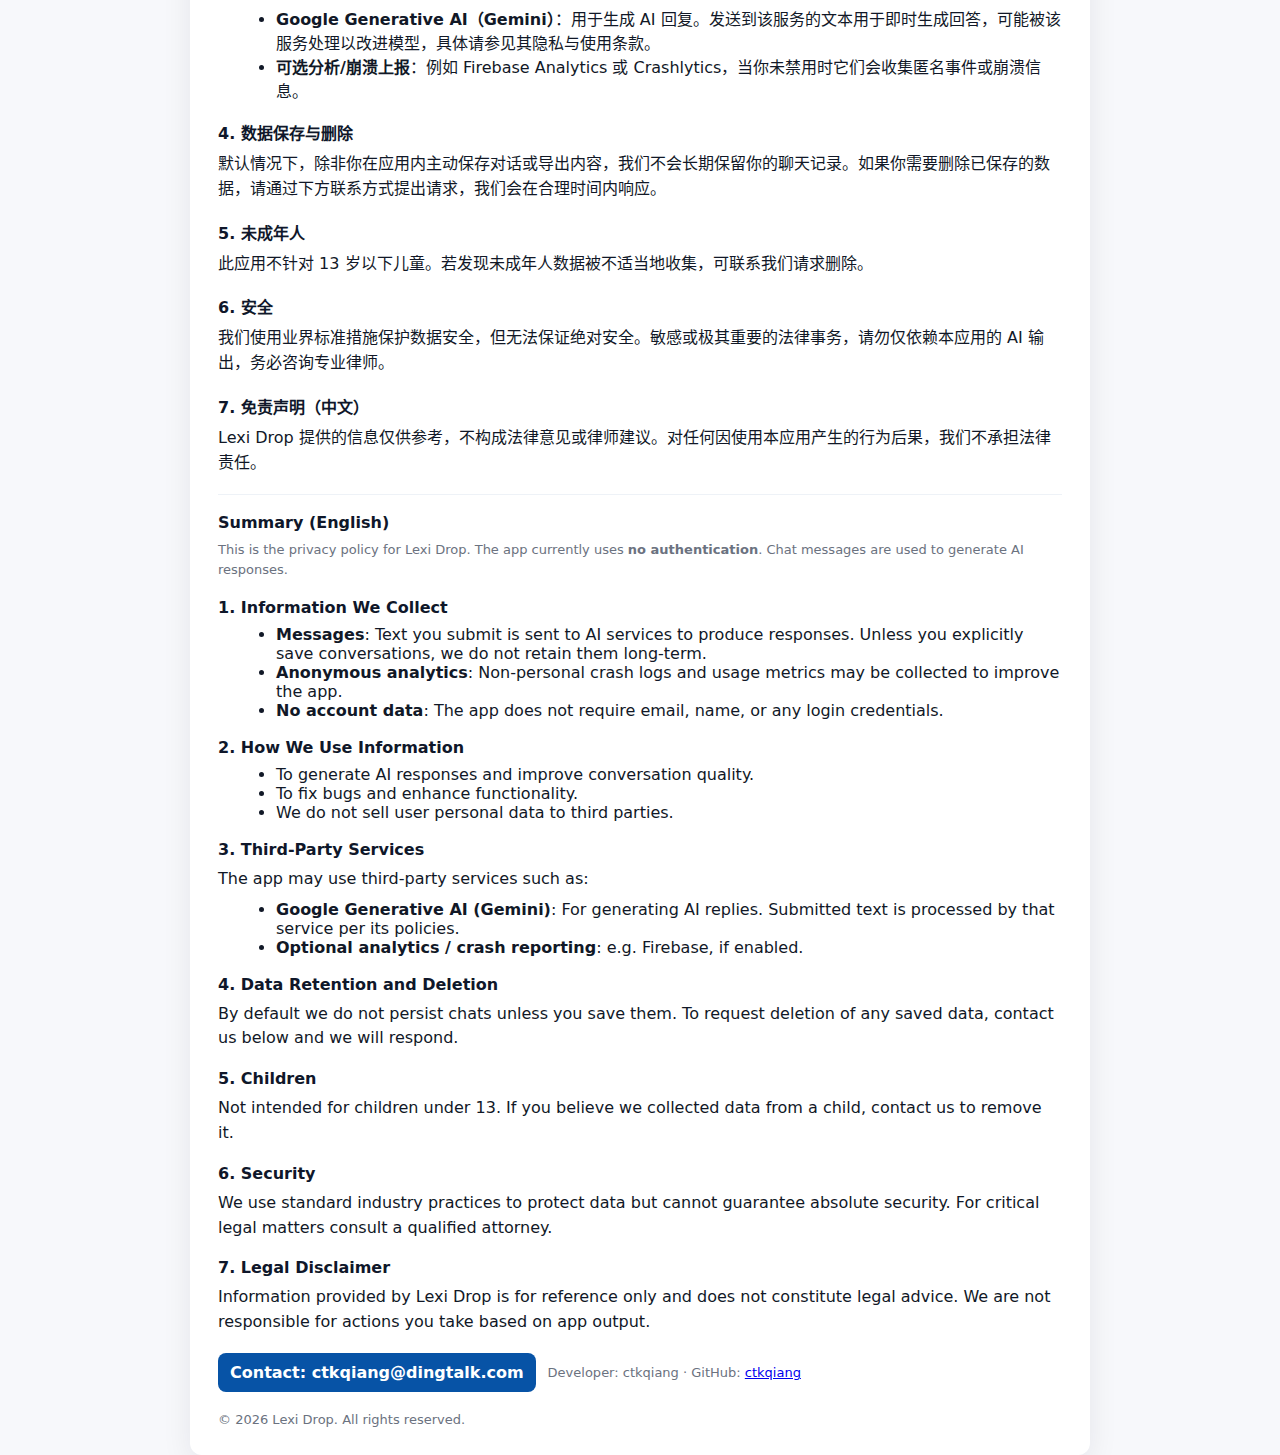
<file: privacy_policies/lexi.html>
<!doctype html>
<html lang="zh-CN">
<head>
  <meta charset="utf-8" />
  <meta name="viewport" content="width=device-width,initial-scale=1" />
  <title>Lexi Drop — 隐私政策 / Privacy Policy</title>
  <style>
    :root{
      --bg:#f7f8fb;
      --card:#ffffff;
      --muted:#6b7280;
      --accent:#0753a6;
      --radius:12px;
      color-scheme: light;
    }
    html,body{height:100%;margin:0;font-family:Inter,-apple-system,system-ui,"Segoe UI",Roboto,"Helvetica Neue",Arial;}
    body{background:var(--bg);display:flex;align-items:center;justify-content:center;padding:28px;}
    .wrap{max-width:900px;width:100%;}
    .card{background:var(--card);border-radius:var(--radius);box-shadow:0 8px 30px rgba(15,23,42,0.08);padding:28px;}
    h1{margin:0 0 8px;font-size:20px;color:#0f172a;}
    .meta{color:var(--muted);font-size:13px;margin-bottom:18px;}
    h2{font-size:16px;margin:18px 0 8px;color:#0f172a;}
    p{margin:8px 0;color:#111827;line-height:1.55;}
    ul{margin:8px 0 8px 18px;color:#111827;}
    .muted{color:var(--muted);font-size:13px;}
    .row{display:flex;gap:12px;flex-wrap:wrap;margin-top:18px;align-items:center;}
    .btn{background:var(--accent);color:#fff;padding:10px 12px;border-radius:8px;text-decoration:none;font-weight:600;}
    footer{margin-top:20px;font-size:13px;color:var(--muted);}
    @media (max-width:640px){
      body{padding:16px;}
      .card{padding:18px;}
    }
  </style>
</head>
<body>
  <div class="wrap">
    <div class="card">
      <h1>Lexi Drop — 隐私政策 / Privacy Policy</h1>
      <div class="meta">生效日期 Effective Date: <strong id="date">2025-09-30</strong></div>

      <h2>简要说明（中文）</h2>
      <p class="muted">本页面为 Lexi Drop 应用的隐私政策摘要与完整条款并列。此应用当前<b>不使用用户认证</b>，即无强制登录或账户机制（No authentication）。</p>

      <h2>1. 我们收集的信息</h2>
      <ul>
        <li><strong>聊天内容</strong>：你发送给应用的文本会被用于生成 AI 回复。除非你主动选择“保存记录”，否则我们不会长期存储你的对话。</li>
        <li><strong>匿名分析数据</strong>：我们可能收集非个人化的崩溃日志与使用统计，用于改进应用稳定性与体验。</li>
        <li><strong>不收集</strong>：不要求电子邮件、姓名或其他身份凭证（应用无认证）。</li>
      </ul>

      <h2>2. 我们如何使用数据</h2>
      <ul>
        <li>生成 AI 回复并优化对话质量。</li>
        <li>修复错误并改进功能。</li>
        <li>不向第三方出售或交易用户个人数据。</li>
      </ul>

      <h2>3. 第三方服务</h2>
      <p>本应用可能使用下列第三方服务，它们会按照各自政策处理数据：</p>
      <ul>
        <li><strong>Google Generative AI（Gemini）</strong>：用于生成 AI 回复。发送到该服务的文本用于即时生成回答，可能被该服务处理以改进模型，具体请参见其隐私与使用条款。</li>
        <li><strong>可选分析/崩溃上报</strong>：例如 Firebase Analytics 或 Crashlytics，当你未禁用时它们会收集匿名事件或崩溃信息。</li>
      </ul>

      <h2>4. 数据保存与删除</h2>
      <p>默认情况下，除非你在应用内主动保存对话或导出内容，我们不会长期保留你的聊天记录。如果你需要删除已保存的数据，请通过下方联系方式提出请求，我们会在合理时间内响应。</p>

      <h2>5. 未成年人</h2>
      <p>此应用不针对 13 岁以下儿童。若发现未成年人数据被不适当地收集，可联系我们请求删除。</p>

      <h2>6. 安全</h2>
      <p>我们使用业界标准措施保护数据安全，但无法保证绝对安全。敏感或极其重要的法律事务，请勿仅依赖本应用的 AI 输出，务必咨询专业律师。</p>

      <h2>7. 免责声明（中文）</h2>
      <p>Lexi Drop 提供的信息仅供参考，不构成法律意见或律师建议。对任何因使用本应用产生的行为后果，我们不承担法律责任。</p>

      <hr style="margin:18px 0;border:none;border-top:1px solid #eef2f7" />

      <!-- English section -->
      <h2>Summary (English)</h2>
      <p class="muted">This is the privacy policy for Lexi Drop. The app currently uses <strong>no authentication</strong>. Chat messages are used to generate AI responses.</p>

      <h2>1. Information We Collect</h2>
      <ul>
        <li><strong>Messages</strong>: Text you submit is sent to AI services to produce responses. Unless you explicitly save conversations, we do not retain them long-term.</li>
        <li><strong>Anonymous analytics</strong>: Non-personal crash logs and usage metrics may be collected to improve the app.</li>
        <li><strong>No account data</strong>: The app does not require email, name, or any login credentials.</li>
      </ul>

      <h2>2. How We Use Information</h2>
      <ul>
        <li>To generate AI responses and improve conversation quality.</li>
        <li>To fix bugs and enhance functionality.</li>
        <li>We do not sell user personal data to third parties.</li>
      </ul>

      <h2>3. Third-Party Services</h2>
      <p>The app may use third-party services such as:</p>
      <ul>
        <li><strong>Google Generative AI (Gemini)</strong>: For generating AI replies. Submitted text is processed by that service per its policies.</li>
        <li><strong>Optional analytics / crash reporting</strong>: e.g. Firebase, if enabled.</li>
      </ul>

      <h2>4. Data Retention and Deletion</h2>
      <p>By default we do not persist chats unless you save them. To request deletion of any saved data, contact us below and we will respond.</p>

      <h2>5. Children</h2>
      <p>Not intended for children under 13. If you believe we collected data from a child, contact us to remove it.</p>

      <h2>6. Security</h2>
      <p>We use standard industry practices to protect data but cannot guarantee absolute security. For critical legal matters consult a qualified attorney.</p>

      <h2>7. Legal Disclaimer</h2>
      <p>Information provided by Lexi Drop is for reference only and does not constitute legal advice. We are not responsible for actions you take based on app output.</p>

      <div class="row">
        <a class="btn" href="mailto:ctkqiang@dingtalk.com">Contact: ctkqiang@dingtalk.com</a>
        <span class="muted">Developer: ctkqiang · GitHub: <a href="https://github.com/ctkqiang" target="_blank" rel="noopener">ctkqiang</a></span>
      </div>

      <footer>
        © <span id="year"></span> Lexi Drop. All rights reserved.
      </footer>
    </div>
  </div>

  <script>
    // inject dates
    const now = new Date();
    document.getElementById('date').textContent = now.toISOString().slice(0,10);
    document.getElementById('year').textContent = now.getFullYear();
  </script>
</body>
</html>
</file>
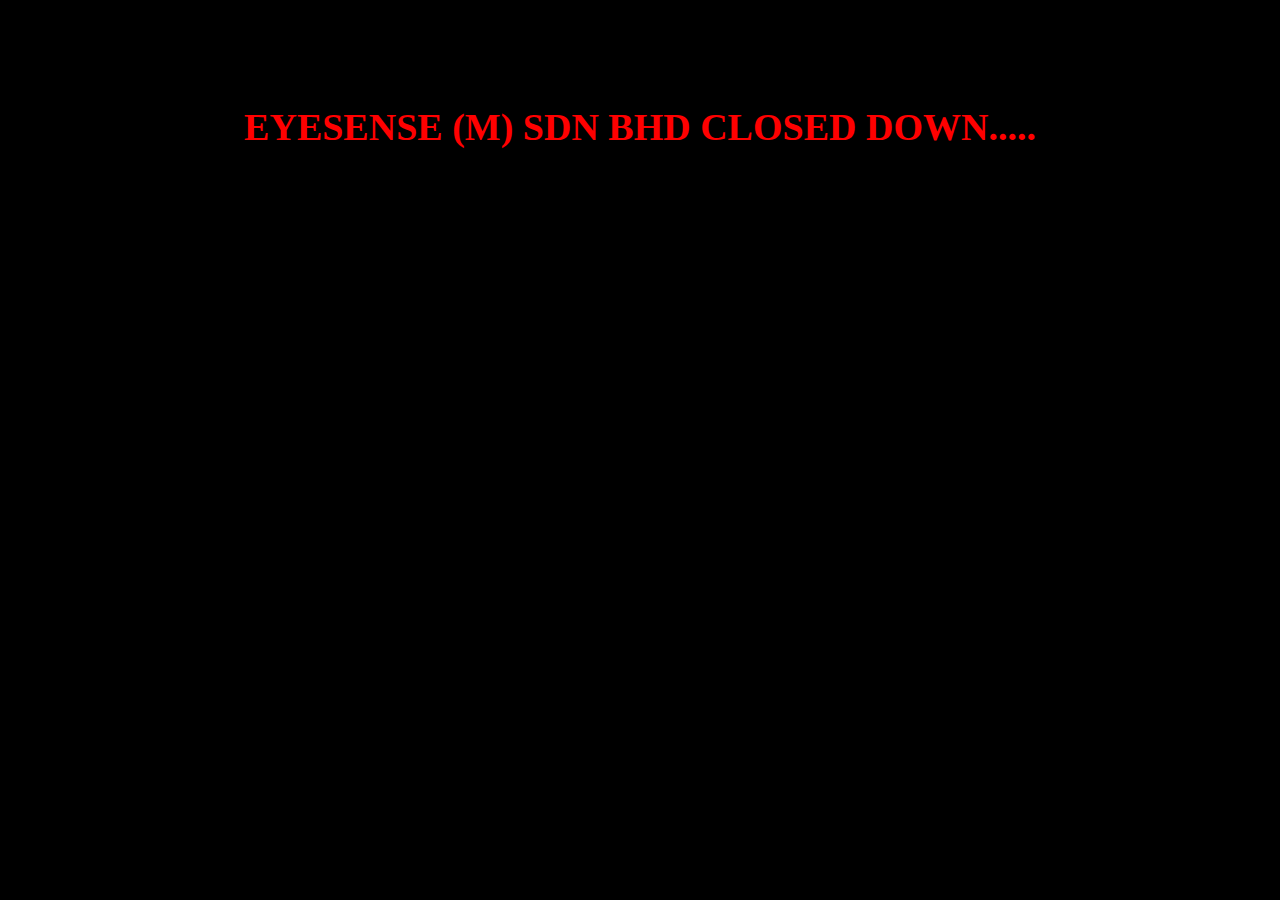
<file: assets/doc/eyesense.html>
<html>
    <head>
        <title>EYESENSE</title>
    </head>
    <body>
        <script>
            console.log(" EYESENSE (M) SDN BHD CLOSED DOWN.....");
            alert("EYESENSE (M) SDN BHD CLOSED DOWN.....");
            setTimeout(function (){ 
                window.close();
            });
        </script>
                <style>
                    body{
                        background-color: black;
                    }

                    h1{
                        color:red;
                        font-size: 38px;
                        text-align: center;
                    }
                </style>
                <br>
                <br>
                <br>
                <br>
           <h1> EYESENSE (M) SDN BHD CLOSED DOWN.....</h1>
    </body>
</html>
</file>
<file: styles/main.css>
/* Import fonts */
@import url('https://fonts.googleapis.com/css2?family=Noto+Sans+SC:wght@400;500;600;700&display=swap');

/* CSS Variables */
:root {
  /* Colors */
  --primary-color: #99ffcf;
  --secondary-color: #333;
  --background-color: #000;
  --text-color: #fff;
  --card-bg: rgba(0, 0, 0, 0.9);
  --highlight-color: #99ffcf92;
  --flame-color: #99ffcf;

  /* Effects */
  --transition: 0.3s cubic-bezier(0.4, 0, 0.2, 1);
  --glow: 0 0 10px #c4f9e0;
  --glass-effect: rgba(255, 255, 255, 0.1);
  --glass-blur: blur(10px);

  /* Spacing */
  --spacing-xs: 0.5rem;
  --spacing-sm: 1rem;
  --spacing-md: 2rem;
  --spacing-lg: 3rem;

  /* Border Radius */
  --radius-sm: 8px;
  --radius-md: 12px;
  --radius-full: 50%;

  /* Container Width */
  --container-width: 1200px;
}

/* Reset & Base Styles */
* {
  margin: 0;
  padding: 0;
  box-sizing: border-box;
}

html {
  scroll-behavior: smooth;
}

body {
  font-family: 'Noto Sans SC', sans-serif;
  background: var(--background-color);
  color: var(--text-color);
  line-height: 1.6;
  overflow-x: hidden;
  min-height: 100vh;
  position: relative;
}

body::before {
  content: "";
  position: fixed;
  top: 0;
  left: 0;
  width: 100%;
  height: 100%;
  background: url('../assets/bg.png') no-repeat center center / cover;
  opacity: 0.2;
  z-index: -1;
}

header {
  position: fixed;
  top: 0;
  width: 100%;
  background: rgba(0, 0, 0, 0.8);
  backdrop-filter: var(--glass-blur);
  z-index: 1000;
  border-bottom: 1px solid var(--highlight-color);
  transform: translateY(0);
  transition: transform var(--transition);
}

header.hidden {
  transform: translateY(-100%);
}

.nav {
  display: flex;
  align-items: center;
  justify-content: space-between;
  padding: 1rem;
  background: var(--background-color);
  box-shadow: 0 2px 4px rgba(0, 0, 0, 0.1);
}

.nav-container {
  display: flex;
  align-items: center;
  gap: 2rem;
}

.mobile-menu-toggle {
  display: none;
  background: none;
  border: none;
  padding: 0.5rem;
  cursor: pointer;
}

.hamburger {
  display: block;
  width: 24px;
  height: 2px;
  background: var(--text-color);
  position: relative;
  transition: all 0.3s ease-in-out;
}

.hamburger::before,
.hamburger::after {
  content: '';
  position: absolute;
  width: 24px;
  height: 2px;
  background: var(--text-color);
  transition: all 0.3s ease-in-out;
}

.hamburger::before {
  transform: translateY(-8px);
}

.hamburger::after {
  transform: translateY(8px);
}

@media (max-width: 768px) {
  .mobile-menu-toggle {
    display: block;
  }

  .nav-container {
    position: fixed;
    top: 60px;
    left: 0;
    right: 0;
    background: var(--background-color);
    padding: 1rem;
    flex-direction: column;
    align-items: stretch;
    transform: translateX(-100%);
    transition: transform 0.3s ease-in-out;
    box-shadow: 0 2px 4px rgba(0, 0, 0, 0.1);
  }

  .nav-container.active {
    transform: translateX(0);
  }

  nav {
    display: flex;
    flex-direction: column;
    gap: 1rem;
  }

  nav a {
    padding: 0.5rem 0;
    text-align: center;
  }

  .language-wrapper {
    margin-top: 1rem;
    text-align: center;
  }
}

/* Active hamburger menu state */
.mobile-menu-toggle.active .hamburger {
  background: transparent;
}

.mobile-menu-toggle.active .hamburger::before {
  transform: rotate(45deg);
}

.mobile-menu-toggle.active .hamburger::after {
  transform: rotate(-45deg);
}

.nav {
  display: flex;
  justify-content: space-between;
  align-items: center;
  max-width: var(--container-width);
  margin: 0 auto;
  padding: var(--spacing-sm) var(--spacing-md);
}

.logo {
  display: flex;
  align-items: center;
  padding: var(--spacing-xs);
  transition: transform var(--transition);
}

.logo:hover {
  transform: scale(1.1);
}

.logo img {
  border-radius: var(--radius-full);
  width: 32px;
  height: 32px;
  object-fit: cover;
}

nav {
  display: flex;
  gap: var(--spacing-md);
  align-items: center;
}

.nav a {
  text-decoration: none;
  color: var(--text-color);
  position: relative;
  padding: var(--spacing-xs) var(--spacing-sm);
  transition: var(--transition);
  font-weight: 500;
  text-shadow: 2px 2px 4px rgba(0, 0, 0, 0.5);
}

.nav a::before {
  content: '';
  position: absolute;
  bottom: 0;
  left: 0;
  width: 100%;
  height: 2px;
  background: var(--primary-color);
  transform: scaleX(0);
  transform-origin: right;
  transition: transform var(--transition);
}

.nav a:hover::before {
  transform: scaleX(1);
  transform-origin: left;
}

/* Language Selector */
.language-wrapper {
  position: relative;
  margin-left: var(--spacing-md);
}

#language-selector {
  padding: var(--spacing-xs) var(--spacing-md) var(--spacing-xs)
    var(--spacing-sm);
  border: 1px solid var(--highlight-color);
  border-radius: var(--radius-sm);
  background: transparent;
  color: var(--text-color);
  cursor: pointer;
  font-size: 0.9rem;
  appearance: none;
  transition: var(--transition);
}

#language-selector:hover {
  border-color: var(--primary-color);
  box-shadow: var(--glow);
}

/* Hero Section */
.hero {
  min-height: 100vh;
  display: flex;
  align-items: center;
  justify-content: center;
  padding: var(--spacing-md);
  position: relative;
  overflow: hidden;
}

.hero::before {
  content: '';
  position: absolute;
  inset: 0;
  background: radial-gradient(
    circle at center,
    transparent 0%,
    var(--background-color) 70%
  );
  z-index: 1;
}

.hero-content {
  position: relative;
  z-index: 2;
  max-width: var(--container-width);
  width: 100%;
  text-align: center;
  animation: fadeIn 1s ease-out;
}

.profile-image-container {
  position: relative;
  margin: 0 auto;
  width: 160px;
  height: 160px;
}

.profile-image-wrapper {
  position: relative;
  width: 100%;
  height: 100%;
  border-radius: 50%;
  padding: 5px;
  background: linear-gradient(45deg, var(--primary-color), var(--flame-color));
}

.profile-image-glow {
  position: absolute;
  inset: -20px;
  background: radial-gradient(
    circle at center,
    var(--primary-color) 0%,
    transparent 70%
  );
  opacity: 0.3;
  filter: blur(15px);
  animation: pulse 2s ease-in-out infinite;
}

.profile-image-ring {
  position: absolute;
  inset: -3px;
  border: 2px solid var(--primary-color);
  border-radius: 50%;
  opacity: 0.5;
  animation: ringPulse 5s ease-in-out infinite;
}

.avatar {
  position: relative;
  width: 100%;
  height: 100%;
  border-radius: 50%;
  object-fit: cover;
  border: 3px solid var(--background-color);
  transition: transform 0.3s ease;
  z-index: 2;
}

.profile-image-overlay {
  position: absolute;
  inset: 0;
  border-radius: 50%;
  background: radial-gradient(
    circle at 30% 30%,
    transparent 0%,
    rgba(0, 0, 0, 0.4) 100%
  );
  z-index: 3;
  opacity: 0;
  transition: opacity 0.3s ease;
}

.profile-image-wrapper:hover .avatar {
  transform: scale(1.05);
}

.profile-image-wrapper:hover .profile-image-overlay {
  opacity: 1;
}

@keyframes rotate {
  from {
    transform: rotate(0deg);
  }
  to {
    transform: rotate(360deg);
  }
}

@keyframes pulse {
  0%,
  100% {
    opacity: 0.3;
    transform: scale(1);
  }
  50% {
    opacity: 0.5;
    transform: scale(2);
  }
}

@keyframes ringPulse {
  0%,
  100% {
    transform: scale(1);
    opacity: 0.5;
  }
  50% {
    transform: scale(1.1);
    opacity: 0.8;
  }
}

@media (prefers-reduced-motion: reduce) {
  .profile-image-wrapper,
  .profile-image-glow,
  .profile-image-ring {
    animation: none;
  }
}

.avatar:hover {
  transform: scale(1.05);
}

.profile-text h1 {
  font-size: clamp(2.5rem, 5vw, 3.5rem);
  margin-bottom: var(--spacing-sm);
  background: linear-gradient(135deg, var(--primary-color), var(--flame-color));
  -webkit-background-clip: text;
  -webkit-text-fill-color: transparent;
  animation: glow 2s ease-in-out infinite alternate;
}

/* Social Links */
.social-links-container {
  display: flex;
  flex-direction: column;
  gap: var(--spacing-md);
}

.social-links {
  display: flex;
  flex-wrap: wrap;
  justify-content: center;
  gap: var(--spacing-sm);
}

.social-link {
  padding: var(--spacing-sm) var(--spacing-md);
  border-radius: var(--radius-md);
  text-decoration: none;
  color: var(--text-color);
  background: var(--glass-effect);
  backdrop-filter: var(--glass-blur);
  transition: all var(--transition);
  display: flex;
  align-items: center;
  gap: var(--spacing-xs);
}

.social-link i {
  font-size: 1.2rem;
  width: 1.5rem;
  text-align: center;
}

.secondary-links .social-link {
  padding: var(--spacing-sm);
  border-radius: var(--radius-full);
  width: 45px;
  height: 45px;
  justify-content: center;
}

.secondary-links .social-link i {
  margin: 0;
}

/* Resume Button */
.resume-button {
  display: flex;
  align-items: center;
  gap: var(--spacing-xs);
  background: linear-gradient(135deg, var(--primary-color), var(--flame-color));
  color: var(--background-color);
  font-weight: 600;
  padding: var(--spacing-sm) var(--spacing-md);
  border-radius: var(--radius-md);
  box-shadow: var(--glow);
  transition: all var(--transition);
  text-decoration: none;
}

.resume-button:hover {
  transform: translateY(-3px);
  box-shadow: 0 5px 15px rgba(255, 102, 0, 0.5);
}

.resume-icon {
  font-size: 1.2rem;
}
/* Enhanced Animations */
@keyframes float {
  0% {
    transform: translateY(0px);
  }
  50% {
    transform: translateY(-10px);
  }
  100% {
    transform: translateY(0px);
  }
}

@keyframes pulse {
  0% {
    transform: scale(1);
    opacity: 1;
  }
  50% {
    transform: scale(1.05);
    opacity: 0.8;
  }
  100% {
    transform: scale(1);
    opacity: 1;
  }
}

@keyframes slideIn {
  from {
    opacity: 0;
    transform: translateX(-30px);
  }
  to {
    opacity: 1;
    transform: translateX(0);
  }
}

@keyframes rotateIn {
  from {
    opacity: 0;
    transform: rotate(-180deg) scale(0.3);
  }
  to {
    opacity: 1;
    transform: rotate(0) scale(1);
  }
}

/* Apply animations to elements */
.avatar {
  animation: float 6s ease-in-out infinite;
}

.skill {
  animation: slideIn 0.5s ease-out;
  animation-fill-mode: both;
}

.skill:nth-child(1) {
  animation-delay: 0.1s;
}
.skill:nth-child(2) {
  animation-delay: 0.2s;
}
.skill:nth-child(3) {
  animation-delay: 0.3s;
}
.skill:nth-child(4) {
  animation-delay: 0.4s;
}
.skill:nth-child(5) {
  animation-delay: 0.5s;
}
.skill:nth-child(6) {
  animation-delay: 0.6s;
}
.skill:nth-child(7) {
  animation-delay: 0.7s;
}
.skill:nth-child(8) {
  animation-delay: 0.8s;
}
.skill:nth-child(9) {
  animation-delay: 0.9s;
}
.skill:nth-child(10) {
  animation-delay: 1s;
}

.project-card {
  animation: slideIn 0.5s ease-out;
  animation-fill-mode: both;
}

.project-card:nth-child(1) {
  animation-delay: 0.1s;
}
.project-card:nth-child(2) {
  animation-delay: 0.2s;
}
.project-card:nth-child(3) {
  animation-delay: 0.3s;
}
.project-card:nth-child(4) {
  animation-delay: 0.4s;
}
.project-card:nth-child(5) {
  animation-delay: 0.5s;
}

.social-link {
  animation: rotateIn 0.5s ease-out;
  animation-fill-mode: both;
}

.social-link:nth-child(1) {
  animation-delay: 0.1s;
}
.social-link:nth-child(2) {
  animation-delay: 0.2s;
}
.social-link:nth-child(3) {
  animation-delay: 0.3s;
}
.social-link:nth-child(4) {
  animation-delay: 0.4s;
}
.social-link:nth-child(5) {
  animation-delay: 0.5s;
}

.skill i {
  animation: pulse 2s ease-in-out infinite;
}

/* Reduce motion if user prefers */
@media (prefers-reduced-motion: reduce) {
  .avatar,
  .skill,
  .project-card,
  .social-link,
  .skill i {
    animation: none;
  }
}

@keyframes glow {
  from {
    text-shadow: 0 0 5px rgba(255, 102, 0, 0.2);
  }
  to {
    text-shadow: 0 0 20px rgba(255, 102, 0, 0.4);
  }
}

@keyframes fadeIn {
  from {
    opacity: 0;
    transform: translateY(20px);
  }
  to {
    opacity: 1;
    transform: translateY(0);
  }
}

/* Media Queries */
@media (max-width: 768px) {
  :root {
    --spacing-md: 1rem;
  }

  .nav {
    padding: var(--spacing-sm);
  }

  nav {
    gap: var(--spacing-sm);
  }

  .language-wrapper {
    margin-left: var(--spacing-sm);
  }

  .social-link {
    padding: var(--spacing-xs) var(--spacing-sm);
  }

  .social-links {
    gap: var(--spacing-xs);
  }
}

/* Social Media Brand Colors */
.social-link.linkedin:hover {
  background: #0077b5;
}
.social-link.github:hover {
  background: #333;
}
.social-link.email:hover {
  background: #ea4335;
}
.social-link.whatsapp:hover {
  background: #25d366;
}
.social-link.wechat:hover {
  background: #07c160;
}
.social-link.discord:hover {
  background: #5865f2;
}
.social-link.stackoverflow:hover {
  background: #f48024;
}
.social-link.mastodon:hover {
  background: #6364ff;
}
.social-link.weibo:hover {
  background-color: #e6162d;
}
.social-link.kuaishou:hover {
  background-color: #ff5e00;
}
.social-link.xiaohongshu:hover {
  background-color: #fe2c55;
}
.social-link.tiktok:hover {
  background-color: #000000;
}
.social-link.douyin:hover {
  background-color: #000000;
}

/* Print Styles */
@media print {
  .nav,
  .social-links {
    display: none;
  }
  body {
    background: none;
    color: black;
  }
}
/* Container & Section Styles */
.container {
  max-width: var(--container-width);
  margin: 0 auto;
  padding: var(--spacing-md);
}

.section {
  margin: var(--spacing-lg) 0;
  padding: var(--spacing-md);
  background: var(--card-bg);
  border-radius: var(--radius-md);
  backdrop-filter: var(--glass-blur);
  border: 1px solid var(--highlight-color);
}

.section h2 {
  font-size: 2.5rem;
  margin-bottom: var(--spacing-lg);
  text-align: center;
  background: linear-gradient(135deg, var(--primary-color), var(--flame-color));
  -webkit-background-clip: text;
  -webkit-text-fill-color: transparent;
}

/* Project Grid */
.project-grid {
  display: grid;
  grid-template-columns: repeat(auto-fill, minmax(300px, 1fr));
  gap: var(--spacing-md);
}

.project-card {
  background: var(--glass-effect);
  backdrop-filter: var(--glass-blur);
  padding: var(--spacing-md);
  border-radius: var(--radius-md);
  border: 1px solid var(--highlight-color);
  transition: all var(--transition);
}

.project-card:hover {
  transform: translateY(-5px);
  border-color: var(--primary-color);
  box-shadow: var(--glow);
}

.project-card h3 {
  color: var(--primary-color);
  margin-bottom: var(--spacing-sm);
  font-size: 1.5rem;
}

.project-card p {
  margin-bottom: var(--spacing-md);
  opacity: 0.9;
}

.view-repo-link {
  display: inline-block;
  padding: var(--spacing-xs) var(--spacing-md);
  background: linear-gradient(135deg, var(--primary-color), var(--flame-color));
  color: var(--background-color);
  text-decoration: none;
  border-radius: var(--radius-sm);
  font-weight: 500;
  transition: all var(--transition);
}

.view-repo-link:hover {
  transform: translateY(-2px);
  box-shadow: var(--glow);
}

@media (max-width: 768px) {
  .project-grid {
    grid-template-columns: 1fr;
  }

  .section h2 {
    font-size: 2rem;
  }
}

.skills-container {
  display: flex;
  flex-direction: column;
  gap: var(--spacing-lg);
}

.skills-category {
  background: var(--glass-effect);
  backdrop-filter: var(--glass-blur);
  border-radius: var(--radius-md);
  padding: var(--spacing-md);
  border: 1px solid var(--highlight-color);
}

.skills-category h3 {
  color: var(--primary-color);
  margin-bottom: var(--spacing-md);
  font-size: 1.5rem;
  text-align: center;
}

.skills-grid {
  display: grid;
  grid-template-columns: repeat(auto-fill, minmax(120px, 1fr));
  gap: var(--spacing-sm);
}

.skill {
  display: flex;
  flex-direction: column;
  align-items: center;
  gap: 0.8rem;
  padding: var(--spacing-md);
  background: rgba(255, 255, 255, 0.05);
  border-radius: var(--radius-md);
  transition: all var(--transition);
  cursor: pointer;
  position: relative;
  overflow: hidden;
}

.skill::before {
  content: '';
  position: absolute;
  top: 0;
  left: 0;
  width: 100%;
  height: 100%;
  background: linear-gradient(135deg, var(--primary-color), var(--flame-color));
  opacity: 0;
  transition: opacity 0.3s ease;
  z-index: 1;
}

.skill i {
  font-size: 2.8rem;
  transition: all var(--transition);
  position: relative;
  z-index: 2;
}

.skill span {
  position: relative;
  z-index: 2;
  font-weight: 500;
}

.skill:hover {
  transform: translateY(-5px);
  box-shadow: var(--glow);
}

.skill:hover::before {
  opacity: 0.1;
}

.skill:hover i {
  transform: scale(1.1);
}

/* Override specific Devicon colors */
.devicon-python-original {
  color: #3776ab;
}
.devicon-java-original {
  color: #ea2d2e;
}
.devicon-javascript-original {
  color: #f7df1e;
}
.devicon-typescript-original {
  color: #007acc;
}
.devicon-kotlin-original {
  color: #7f52ff;
}
.devicon-cplusplus-original {
  color: #00599c;
}
.devicon-go-original {
  color: #00add8;
}
.devicon-ruby-original {
  color: #cc342d;
}
.devicon-elixir-original {
  color: #4b275f;
}
.devicon-rust-original {
  color: #000000;
}

@media (max-width: 768px) {
  .skills-grid {
    grid-template-columns: repeat(auto-fill, minmax(100px, 1fr));
  }

  .skill i {
    font-size: 1.5rem;
  }
}
.site-footer {
  background: var(--card-bg);
  border-top: 1px solid var(--highlight-color);
  padding: var(--spacing-md) 0;
  margin-top: var(--spacing-lg);
  display: flex;
  justify-content: center;
  align-items: center;
  text-align: center;
  min-height: 200px;
}

.footer-content {
  max-width: var(--container-width);
  width: 100%;
  margin: 0 auto;
  padding: 0 var(--spacing-md);
  display: flex;
  flex-direction: column;
  align-items: center;
  justify-content: center;
  gap: var(--spacing-sm);
}

.footer-info {
  margin-bottom: var(--spacing-sm);
  display: flex;
  flex-direction: column;
  align-items: center;
  gap: var(--spacing-xs);
}

.copyright {
  color: var(--text-color);
  opacity: 0.8;
  margin-bottom: var(--spacing-xs);
}

.location {
  color: var(--text-color);
  opacity: 0.7;
  font-size: 0.9rem;
  margin-bottom: var(--spacing-xs);
}

.contact-info {
  color: var(--text-color);
  opacity: 0.7;
  font-size: 0.9rem;
}

.contact-info a {
  color: var(--primary-color);
  text-decoration: none;
  transition: var(--transition);
}

.contact-info a:hover {
  opacity: 0.8;
}

.footer-links {
  display: flex;
  gap: var(--spacing-sm);
  align-items: center;
  margin: var(--spacing-sm) 0;
}

.footer-link {
  color: var(--text-color);
  text-decoration: none;
  opacity: 0.7;
  transition: var(--transition);
}

.footer-link:hover {
  color: var(--primary-color);
  opacity: 1;
}

.separator {
  color: var(--text-color);
  opacity: 0.3;
  margin: 0 var(--spacing-xs);
}

.language-info {
  color: var(--text-color);
  opacity: 0.6;
  font-size: 0.8rem;
}

@media (max-width: 768px) {
  .footer-content {
    padding: 0 var(--spacing-sm);
  }

  .footer-links {
    flex-wrap: wrap;
    justify-content: center;
  }

  .contact-info {
    display: flex;
    flex-direction: column;
    gap: var(--spacing-xs);
  }

  .contact-info .separator {
    display: none;
  }
}

.testimonials-grid {
  display: grid;
  grid-template-columns: repeat(auto-fit, minmax(300px, 1fr));
  gap: var(--spacing-md);
  padding: var(--spacing-md) 0;
}

.testimonial-card {
  background: var(--glass-effect);
  backdrop-filter: var(--glass-blur);
  border-radius: var(--radius-md);
  padding: var(--spacing-md);
  border: 1px solid var(--highlight-color);
  transition: all var(--transition);
  display: flex;
  flex-direction: column;
  justify-content: space-between;
  position: relative;
  overflow: hidden;
}

.testimonial-card::before {
  content: '';
  position: absolute;
  top: 0;
  left: 0;
  width: 100%;
  height: 100%;
  background: linear-gradient(135deg, var(--primary-color), var(--flame-color));
  opacity: 0;
  transition: opacity var(--transition);
  z-index: 0;
}

.testimonial-card:hover {
  transform: translateY(-5px);
  border-color: var(--primary-color);
  box-shadow: var(--glow);
}

.testimonial-card:hover::before {
  opacity: 0.05;
}

.testimonial-content {
  margin-bottom: var(--spacing-md);
  position: relative;
  z-index: 1;
}

.quote-icon {
  color: var(--primary-color);
  font-size: 2.5rem;
  position: absolute;
  top: -15px;
  left: -10px;
  opacity: 0.2;
}

.testimonial-content p {
  font-size: 1rem;
  line-height: 1.6;
  color: var(--text-color);
  margin: 0;
  position: relative;
  z-index: 1;
  padding-left: var(--spacing-md);
}

.testimonial-author {
  display: flex;
  align-items: center;
  gap: var(--spacing-sm);
  border-top: 1px solid var(--highlight-color);
  padding-top: var(--spacing-sm);
  position: relative;
  z-index: 1;
}

.author-avatar {
  width: 48px;
  height: 48px;
  border-radius: var(--radius-full);
  background: var(--primary-color);
  display: flex;
  align-items: center;
  justify-content: center;
  font-weight: bold;
  color: var(--background-color);
  text-transform: uppercase;
  font-size: 1.2rem;
  box-shadow: var(--glow);
}

.author-info {
  display: flex;
  flex-direction: column;
  gap: 0.25rem;
}

.author-info strong {
  color: var(--text-color);
  font-size: 1rem;
  font-weight: 600;
}

.author-location {
  display: flex;
  align-items: center;
  gap: 0.5rem;
  color: var(--text-color);
  opacity: 0.7;
  font-size: 0.9rem;
}

.author-location i {
  font-size: 0.8rem;
  color: var(--primary-color);
}

@media (max-width: 768px) {
  .testimonials-grid {
    grid-template-columns: 1fr;
    gap: var(--spacing-sm);
    padding: var(--spacing-sm) 0;
  }

  .testimonial-card {
    padding: var(--spacing-sm);
  }

  .quote-icon {
    font-size: 2rem;
    top: -10px;
  }
}

/* Services Styles */
.services-container {
  max-width: var(--container-width);
  margin: 6rem auto 2rem;
  padding: var(--spacing-md);
  opacity: 0;
  animation: fadeInUp 0.8s ease-out forwards;
}

.services-title {
  text-align: center;
  margin-bottom: var(--spacing-lg);
  color: var(--primary-color);
  font-size: 2.5rem;
  background: linear-gradient(135deg, var(--primary-color), var(--flame-color));
  -webkit-background-clip: text;
  -webkit-text-fill-color: transparent;
  animation: glow 2s ease-in-out infinite alternate;
}

.services-grid {
  display: grid;
  grid-template-columns: repeat(auto-fit, minmax(250px, 1fr));
  gap: var(--spacing-md);
}

.service-card {
  background: var(--glass-effect);
  backdrop-filter: var(--glass-blur);
  padding: var(--spacing-md);
  border-radius: var(--radius-md);
  text-align: center;
  cursor: pointer;
  transition: all 0.4s cubic-bezier(0.4, 0, 0.2, 1);
  border: 1px solid var(--highlight-color);
  position: relative;
  overflow: hidden;
  opacity: 0;
  transform: translateY(30px);
  animation: fadeInUp 0.5s ease-out forwards;
}

.service-card:nth-child(1) {
  animation-delay: 0.1s;
}
.service-card:nth-child(2) {
  animation-delay: 0.2s;
}
.service-card:nth-child(3) {
  animation-delay: 0.3s;
}
.service-card:nth-child(4) {
  animation-delay: 0.4s;
}

.service-card::before {
  content: '';
  position: absolute;
  top: 0;
  left: 0;
  width: 100%;
  height: 100%;
  background: linear-gradient(135deg, var(--primary-color), var(--flame-color));
  opacity: 0;
  transition: opacity 0.3s ease;
  z-index: 0;
}

.service-card:hover {
  transform: translateY(-8px) scale(1.02);
  box-shadow: var(--glow);
  border-color: var(--primary-color);
}

.service-card:hover::before {
  opacity: 0.1;
}

.service-card i {
  font-size: 2.8rem;
  color: var(--primary-color);
  margin-bottom: var(--spacing-sm);
  position: relative;
  z-index: 1;
  transition: transform 0.3s ease;
}

.service-card:hover i {
  transform: scale(1.1) rotate(5deg);
  animation: iconPulse 1s ease-in-out infinite;
}

/* Modal Styles */
/* Modal Styles */
.modal {
  display: none;
  position: fixed;
  top: 0;
  left: 0;
  width: 100%;
  height: 100%;
  background: rgba(0, 0, 0, 0.9);
  backdrop-filter: blur(8px);
  z-index: 1000;
  overflow-y: auto;
  -webkit-overflow-scrolling: touch;
}

.modal-content {
  background: var(--card-bg);
  margin: 20px auto;
  padding: var(--spacing-md);
  width: 95%;
  max-width: 800px;
  border-radius: var(--radius-md);
  border: 1px solid var(--highlight-color);
  position: relative;
}

@media (max-width: 768px) {
  .modal-content {
    margin: 10px auto;
    padding: var(--spacing-sm);
    width: 92%;
  }

  .pricing-plans {
    grid-template-columns: 1fr;
    gap: var(--spacing-sm);
  }

  .plan {
    padding: var(--spacing-md);
    margin-bottom: var(--spacing-sm);
  }

  .close-modal {
    position: fixed;
    top: 10px;
    right: 10px;
    background: var(--primary-color);
    border-radius: 50%;
    width: 40px;
    height: 40px;
    display: flex;
    align-items: center;
    justify-content: center;
    box-shadow: var(--glow);
    z-index: 1001;
  }

  .modal h2 {
    font-size: 1.5rem;
    margin-top: var(--spacing-md);
    padding-right: var(--spacing-lg);
  }

  .plan ul {
    margin: var(--spacing-sm) 0;
  }

  .plan li {
    font-size: 0.9rem;
    margin-bottom: 8px;
  }
}

.modal.active {
  opacity: 1;
}

.close-modal {
  position: absolute;
  right: var(--spacing-md);
  top: var(--spacing-md);
  font-size: 1.5rem;
  cursor: pointer;
  color: var(--text-color);
  transition: all 0.3s ease;
  z-index: 2;
}

.close-modal:hover {
  color: var(--primary-color);
  transform: rotate(90deg);
}

.pricing-plans {
  display: grid;
  grid-template-columns: repeat(auto-fit, minmax(200px, 1fr));
  gap: var(--spacing-md);
  margin-top: var(--spacing-md);
}

.plan {
  text-align: center;
  padding: var(--spacing-md);
  border: 1px solid var(--highlight-color);
  border-radius: var(--radius-md);
  background: var(--glass-effect);
  backdrop-filter: var(--glass-blur);
  transition: all 0.3s ease;
  opacity: 0;
  transform: translateY(20px);
  animation: fadeInUp 0.5s ease-out forwards;
}

.plan:nth-child(1) {
  animation-delay: 0.2s;
}
.plan:nth-child(2) {
  animation-delay: 0.3s;
}
.plan:nth-child(3) {
  animation-delay: 0.4s;
}

.plan:hover {
  transform: translateY(-5px);
  border-color: var(--primary-color);
  box-shadow: var(--glow);
}

.plan h3 {
  color: var(--primary-color);
  margin-bottom: var(--spacing-sm);
  font-size: 1.3rem;
}

.price {
  font-size: 2rem;
  margin: var(--spacing-sm) 0;
  color: var(--flame-color);
  font-weight: bold;
}

.select-plan {
  background: linear-gradient(135deg, var(--primary-color), var(--flame-color));
  color: var(--text-color);
  border: none;
  padding: var(--spacing-sm) var(--spacing-md);
  border-radius: var(--radius-sm);
  cursor: pointer;
  transition: all 0.3s ease;
  width: 100%;
  font-weight: 500;
}

.select-plan:hover {
  transform: translateY(-2px);
  box-shadow: var(--glow);
  filter: brightness(1.1);
}

/* New Animations */
@keyframes fadeInUp {
  from {
    opacity: 0;
    transform: translateY(30px);
  }
  to {
    opacity: 1;
    transform: translateY(0);
  }
}

@keyframes slideInDown {
  from {
    opacity: 0;
    transform: translateY(-50px);
  }
  to {
    opacity: 1;
    transform: translateY(0);
  }
}

@keyframes iconPulse {
  0% {
    transform: scale(1);
  }
  50% {
    transform: scale(1.1);
  }
  100% {
    transform: scale(1);
  }
}

/* Responsive Adjustments */
@media (max-width: 768px) {
  .services-container {
    margin: 4rem auto 1rem;
  }

  .services-title {
    font-size: 2rem;
  }

  .service-card {
    padding: var(--spacing-sm);
  }

  .modal-content {
    margin: 10% auto;
    padding: var(--spacing-md);
  }

  .pricing-plans {
    gap: var(--spacing-sm);
  }

  .plan {
    padding: var(--spacing-sm);
  }
}

/* ... existing code ... */

/* Enhanced Mobile Support */
@media (max-width: 768px) {
  .services-container {
    margin: 4rem auto 1rem;
    padding: var(--spacing-sm);
  }

  .services-title {
    font-size: 1.8rem;
    margin-bottom: var(--spacing-md);
  }

  .services-grid {
    grid-template-columns: 1fr;
    gap: var(--spacing-sm);
  }

  .service-card {
    padding: var(--spacing-sm);
    min-height: auto;
  }

  .service-card i {
    font-size: 2rem;
  }

  .modal {
    padding: var(--spacing-xs);
  }

  .modal-content {
    margin: 5% auto;
    padding: var(--spacing-md);
    width: 95%;
    max-height: 90vh;
    overflow-y: auto;
  }

  .pricing-plans {
    grid-template-columns: 1fr;
    gap: var(--spacing-sm);
  }

  .plan {
    padding: var(--spacing-sm);
  }

  .plan h3 {
    font-size: 1.2rem;
  }

  .price {
    font-size: 1.8rem;
  }

  .select-plan {
    padding: var(--spacing-xs) var(--spacing-sm);
    font-size: 0.9rem;
  }

  /* Improve touch targets */
  .close-modal {
    padding: var(--spacing-sm);
    right: var(--spacing-xs);
    top: var(--spacing-xs);
  }

  /* Better scrolling on mobile */
  .modal-content::-webkit-scrollbar {
    width: 4px;
  }

  .modal-content::-webkit-scrollbar-track {
    background: var(--card-bg);
  }

  .modal-content::-webkit-scrollbar-thumb {
    background: var(--primary-color);
    border-radius: var(--radius-full);
  }

  /* Prevent body scroll when modal is open */
  body.modal-open {
    overflow: hidden;
  }

  /* Improved touch feedback */
  .service-card:active {
    transform: scale(0.98);
  }

  .select-plan:active {
    transform: scale(0.95);
  }
}

/* Additional mobile breakpoint for very small devices */
@media (max-width: 380px) {
  .services-title {
    font-size: 1.5rem;
  }

  .service-card i {
    font-size: 1.8rem;
  }

  .modal-content {
    margin: 2% auto;
    padding: var(--spacing-sm);
  }

  .plan {
    padding: var(--spacing-xs);
  }

  .price {
    font-size: 1.5rem;
  }
}

/* Landscape mode support */
@media (max-height: 600px) and (orientation: landscape) {
  .modal-content {
    margin: 2% auto;
    max-height: 85vh;
  }

  .pricing-plans {
    grid-template-columns: repeat(3, 1fr);
  }

  .plan {
    font-size: 0.9rem;
  }
}

.icp-info {
  margin-top: 10px;
  font-size: 0.9rem;
  opacity: 0.8;
}

.icp-info p {
  color: var(--text-color);
  text-decoration: none;
  transition: opacity 0.3s ease;
  opacity: 0.5;
  font-size: 11px;
}

.icp-info a:hover {
  opacity: 1;
}

canvas#bg {
  position: fixed;
  top: 0;
  left: 0;
  z-index: -1;
}

/* Update existing styles */
.hero::before {
  content: '';
  position: absolute;
  inset: 0;
  background: radial-gradient(
    circle at center,
    transparent 0%,
    rgba(0, 0, 0, 0.8) 70%
  );
  z-index: 1;
}

.section {
  background: rgba(0, 0, 0, 0.7);
  backdrop-filter: blur(10px);
  border: 1px solid rgba(255, 102, 0, 0.1);
  box-shadow: 0 8px 32px 0 rgba(0, 0, 0, 0.37);
}

.profile-image-wrapper img.avatar {
  transform: none !important;
  animation: none !important;
  transition: transform 0.3s ease-out;
}

.profile-image-wrapper:hover img.avatar {
  transform: scale(1.05) !important;
}
</file>
